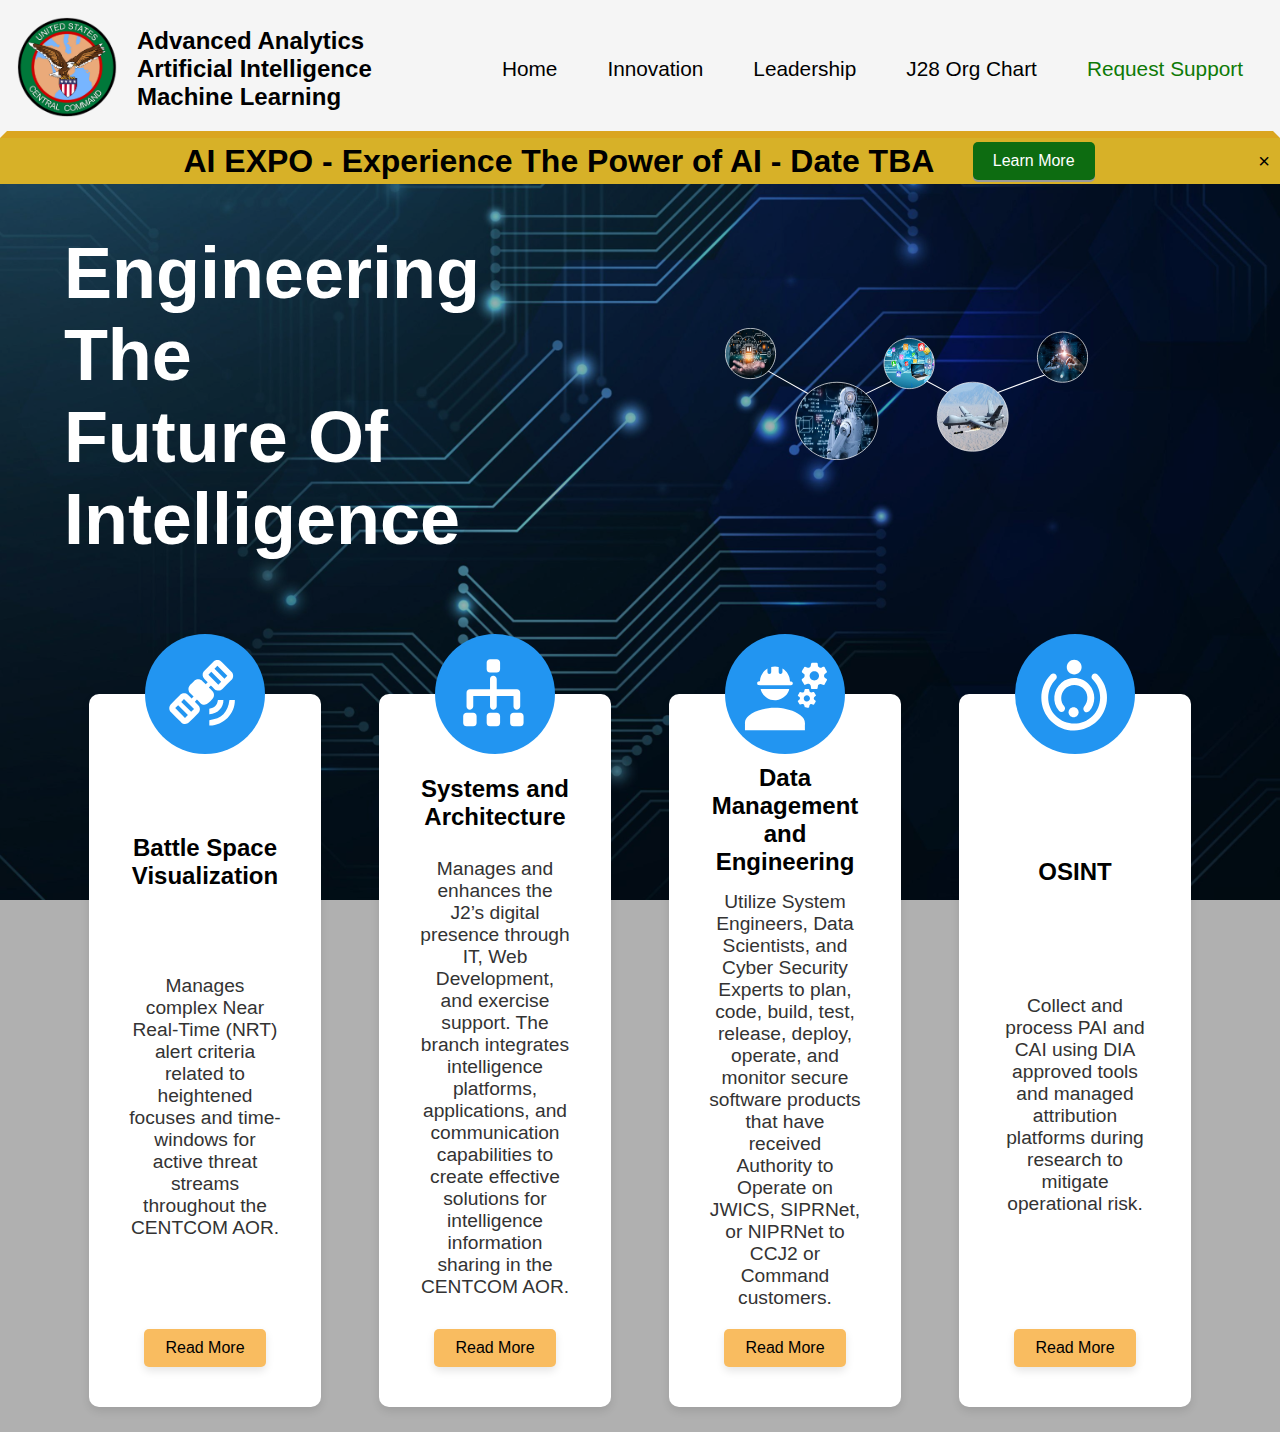
<file: index.html>
<!DOCTYPE html>
<html>

<head>
    <meta charset="utf-8">
    <meta name="viewport" content="width=device-width, initial-scale=1">
    <link rel="stylesheet" type="text/css" href="./style.css">
    <link rel="stylesheet" type="text/css" href="./Style/home.css">
    <link rel="stylesheet" type="text/css" href="./Style/announcement.css">
    <script src="/Functions/modal.js"></script>
    <title>A3IM</title>
</head>

<body>
    <div class="container">
        <header>
            <a href="./index.html">
                <img src="./Images/CENTCOMLogo.png" alt="USCENTCOM Logo" class="logo">
            </a>
            <h1>Advanced Analytics <br> Artificial Intelligence <br> Machine Learning</h1>
            <nav>
                <ul class="menu">
                    <li><a href="./index.html">Home</a></li>
                    <li><a href="./Pages/Innovation.html">Innovation</a></li>
                    <li class="dropdown">
                        <a href="#">Leadership</a>
                        <ul class="dropdown-content">
                            <li><a href="./Pages/divLeaders.html">A3IM</a></li>
                            <li><a href="./Pages/systemsLeaders.html">Systems</a></li>
                            <li><a href="./Pages/dataLeaders.html">Data Management</a></li>
                            <li><a href="./Pages/bvisLeaders.html">BVIS</a></li>
                            <li><a href="./Pages/osintLeaders.html">OSINT</a></li>
                        </ul>
                    </li>
                    <li class="dropdown">
                        <a href="./Pages/OrgChart.html">J28 Org Chart</a>
                        <ul class="dropdown-content">
                            <li><a href="./Pages/systemsBranchPage.html">Systems</a></li>
                            <li><a href="./Pages/dataBranchPage.html">Data Management</a></li>
                            <li><a href="./Pages/bvisBranchPage.html">BVIS</a></li>
                            <li><a href="./Pages/osintBranchPage.html">OSINT</a></li>
                        </ul>
                    </li>
                    <li class="adropdown-content"><a
                            href="#">Request
                            Support</a></li>
                </ul>
            </nav>
        </header>
    </div>
    <!-- Announcement Banner Start -->
    <div id="announcement-banner" class="announcement-banner">
        <p class="center">AI EXPO - Experience The Power of AI - Date TBA <button id="snapModal">Learn
                More</button></p>
        <button id="close-banner" class="close-banner">&times;</button>
    </div>
    <!-- The Modal -->
    <div id="myModal" class="modal">

        <!-- Modal content -->
        <div class="modal-content">
            <span class="close">&times;</span>
            <div class="modal-header">
                <h2>AI EXPO - Experience The Power of AI <br>Data TBA</h2>
            </div>
            <div>
                <img class="snap-modal-img" src="Images/stockImage1.png" alt="AI Microchip">
            </div>
            <div class="modal-body">
                <p>Are you excited to dive into the future of technology at the AI Expo?! From cutting-edge technology
                    innovations to inspiring talks, it is your opportunity to glimpse into the world of tomorrow. Lets
                    harness the power of AI and shape the future together!</p>
            </div>
            <!--<button class="calendarevent" id="addCalendarEvent">Add to Outlook Calendar</button>-->
        </div>

    </div>
    <!-- Announcement Banner End -->
    <div class="top">
        <div class="flex-container">
            <div class="flex-text">
                Engineering The <br> Future Of Intelligence
            </div>
            <div class="flex-svg">
                <img src="./Images/circle-logo.svg" alt="Engineering Graphics">
            </div>
        </div>
    </div>
    <div class="mid">
        <div class="services-section">
            <div class="service-card">
                <a href="./Pages/bvisBranchPage.html">
                    <div class="service-icon">
                        <img src="Images\sat-ico.svg" alt="Satellite Icon">
                    </div>
                </a>
                <div class="service-title">Battle Space Visualization</div>
                <div class="service-description">
                    Manages complex Near Real-Time (NRT) alert criteria related to heightened focuses and time-windows
                    for active threat streams throughout the CENTCOM AOR.
                </div>
                <a href="./Pages/bvisBranchPage.html" class="read-more">Read More</a>
            </div>
            <div class="service-card">
                <a href="./Pages/systemsBranchPage.html">
                    <div class="service-icon">
                        <img src="Images\root-ico.svg" alt="Root Icon">
                    </div>
                </a>
                <div class="service-title">Systems and Architecture</div>
                <div class="service-description">
                    Manages and enhances the J2’s digital presence through IT, Web Development, and exercise support.
                    The branch integrates intelligence platforms, applications, and communication capabilities to create
                    effective solutions for intelligence information sharing in the CENTCOM AOR.
                </div>
                <a href="./Pages/systemsBranchPage.html" class="read-more">Read More</a>
            </div>
            <div class="service-card">
                <a href="./Pages/dataBranchPage.html">
                    <div class="service-icon">
                        <img src="Images\engineer-ico.svg" alt="Engineer Icon">
                    </div>
                </a>
                <div class="service-title">Data Management and Engineering</div>
                <div class="service-description">
                    Utilize System Engineers, Data Scientists, and Cyber Security Experts to plan, code, build, test,
                    release, deploy, operate, and monitor secure software products that have received Authority to
                    Operate on JWICS, SIPRNet, or NIPRNet to CCJ2 or Command customers.
                </div>
                <a href="./Pages/dataBranchPage.html" class="read-more">Read More</a>
            </div>
            <div class="service-card">
                <a href="./Pages/osintBranchPage.html">
                    <div class="service-icon">
                        <img src="Images\osint-ico.svg" alt="Osint Icon">
                    </div>
                </a>
                <div class="service-title">OSINT</div>
                <div class="service-description">
                    Collect and process PAI and CAI using DIA approved tools and managed attribution platforms during
                    research to mitigate operational risk.
                </div>
                <a href="./Pages/osintBranchPage.html" class="read-more">Read More</a>
            </div>
        </div>
    </div>
    <!--<div class="bottom">Bottom</div>-->
    <!--<div class="footer">
        <div class="footer-container">
            <div class="footer-column">
                <h3>Programs</h3>
                <ul>
                    <li><a href="#">Program 1</a></li>
                    <li><a href="#">Program 2</a></li>
                    <li><a href="#">Program 3</a></li>
                </ul>
            </div>
            <div class="footer-column">
                <h3>Resources</h3>
                <ul>
                    <li><a href="#">Resource 1</a></li>
                    <li><a href="#">Resource 2</a></li>
                    <li><a href="#">Resource 3</a></li>
                </ul>
            </div>
            <div class="footer-column">
                <h3>Updates</h3>
                <ul>
                    <li><a href="#">Update 1</a></li>
                    <li><a href="#">Update 2</a></li>
                    <li><a href="#">Update 3</a></li>
                </ul>
            </div>
            <div class="footer-column">
                <h3>Contact</h3>
                <ul>
                    <li><a href="#">Contact 1</a></li>
                    <li><a href="#">Contact 2</a></li>
                    <li><a href="#">Contact 3</a></li>
                </ul>
            </div>
        </div>
        </footer>-->
    <script>
        document.getElementById('close-banner').onclick = function () {
            document.getElementById('announcement-banner').style.display = 'none';
        };

        // Get the modal
        var modal = document.getElementById("myModal");

        // Get the button that opens the modal
        var btn = document.getElementById("snapModal");

        // Get the <span> element that closes the modal
        var span = document.getElementsByClassName("close")[0];

        // When the user clicks the button, open the modal 
        btn.onclick = function () {
            modal.style.display = "block";
        }

        // When the user clicks on <span> (x), close the modal
        span.onclick = function () {
            modal.style.display = "none";
        }

        // When the user clicks anywhere outside of the modal, close it
        window.onclick = function (event) {
            if (event.target == modal) {
                modal.style.display = "none";
            }
        }

        document.getElementById('addCalendarEvent').addEventListener('click', function () {
            var event = [
                'BEGIN:VCALENDAR',
                'VERSION:2.0',
                'BEGIN:VEVENT',
                'URL:' + document.URL,
                'DTSTART:20231117T200000Z', // Start time of the event in YYYYMMDDTHHMMSSZ format in UTC
                'DTEND:20231117T220000Z', // End time of the event in YYYYMMDDTHHMMSSZ format in UTC
                'SUMMARY:AI EXPO - Experience The Power of AI', // Event title
                'DESCRIPTION:Join us for an engaging session on AI.', // Event description
                'LOCATION:Venue Address', // Event location
                'END:VEVENT',
                'END:VCALENDAR'
            ].join('\n');

            // Create a blob with the data
            var blob = new Blob([event], { type: 'text/calendar;charset=utf-8' });

            // Create a link element, use it to download the blob, and then remove it
            var link = document.createElement('a');
            link.href = window.URL.createObjectURL(blob);
            link.setAttribute('download', 'ai_expo_event.ics');
            document.body.appendChild(link);
            link.click();
            document.body.removeChild(link);
        });

    </script>
</body>

</html>
</file>
<file: style.css>
* {
    box-sizing: border-box;
    margin: 0;
    padding: 0;
}

body,
html {
    height: 100%;
    font-family: sans-serif;
}

body {
    background-image: url('./Images/HomeBackground.jpg');
    background-size: cover;
    background-position: center;
    background-repeat: no-repeat;
    background-attachment: fixed;
    background-color: rgba(0, 0, 0, 0.311); 
    background-blend-mode: overlay; 
}

.container {
    display: flex;
    flex-direction: column;
    justify-content: space-between;
}

/* Header Section */
header {
    background-color: #f5f5f5;
    color: rgb(0, 0, 0);
    text-align: center;
    padding: 10px 0;
    display: flex;
    justify-content: space-between;
    align-items: center;
    border-bottom: goldenrod;
    border-top: transparent;
    border-left: transparent;
    border-right: transparent;
    border-style: solid;
    border-width: 7px;
}

header img.logo {
    max-width: 100px;
    height: auto;
    margin-left: 10px;
}

header h1 {
    flex-grow: 1;
    font-size: 1.5rem;
    text-align: left;
    margin-left: 20px;
}

/* Nav Menu */
.menu {
    list-style: none;
    padding: 5;
    display: flex;
    gap: 50px;
    margin-right: 30px;
}

.menu a {
    text-decoration: none;
    color: rgb(0, 0, 0);
    font-size: 1.3rem;
    font-weight: 400;
    position: relative;
    display: inline-block;
    text-decoration: none;
}

.menu a:hover::after {
    content: '';
    position: absolute;
    text-decoration: none;
    width: 100%;
    height: 2px;
    background-color: lightblue;
    bottom: -5px;
    left: 0;
}

.dropdown {
    position: relative;
    display: inline-block;
}

.dropdown-content {
    display: none;
    position: absolute;
    z-index: 2;
    left: 0;
    top: 25px;
    background-color: #faf8f8ec;
    border-radius: 5%;
    text-decoration: none;
    text-decoration: transparent;
    min-width: 160px;
    box-shadow: 0px 8px 16px 0px rgba(0, 0, 0, 0.2);
    padding: 1px 1px;
    overflow: hidden;
}

.dropdown-content a {
    color: black;
    padding: 12px 16px;
    text-decoration: none;
    display: block;
    font-size: 1.3rem;
    width: 100%;
    background: none;
    text-align: center;
    border-radius: 5px;
    padding: 12px 16px;
}

.adropdown-content a {
    color: rgb(14, 122, 6);
}

.dropdown-content a:hover {
    background-color: #00506d;
    color: white;
    border-radius: 5%;
    text-decoration: none;
}

.dropdown:hover .dropdown-content {
    display: block;
    text-decoration: none;
}


/* Body Section 

See Page CSS

*/



/* Footer Section */
.footer {
    background-color: #f5f5f5;
    color: rgb(0, 0, 0);
    text-align: center;
    padding: 5px 0;
    border-bottom: transparent;
    border-top: goldenrod;
    border-left: transparent;
    border-right: transparent;
    border-style: solid;
    border-width: 7px;
}

.footer-container {
    display: flex;
    justify-content: space-around;
    align-items: flex-start;
    max-width: 1200px;
    margin: 0 auto;
    position: relative;
    margin-top: 1vh;
}

.footer-column {
    display: flex;
    flex-direction: column;
}

.footer-column h3 {
    margin-bottom: 10px;
    font-size: 1.3rem;
}

.footer-column ul {
    list-style: none;
    padding: 0;
    margin: 0;
}

.footer-column ul li a {
    color: #010101;
    text-decoration: none;
    font-size: 1rem;
    line-height: 2;
    padding: 5px;
}

.footer-column ul li a:hover {
    color: #00bae3;
    text-decoration-thickness: bold;
    transform: scale(1.5);
}

/* Reactive */
@media (max-width: 600px) {
    header h1 {
        font-size: smaller;
    }

    nav ul {
        flex-direction: column;
        align-items: flex-end;
    }

    nav ul li {
        padding: 5px 10px;
    }

    .footer-container {
        flex-direction: column;
        align-items: center;
    }

    .footer-image {
        position: static;
        margin-bottom: 20px;
    }

    .footer-image img {
        height: auto;
    }
}

/*Utility*/
.center{
    display: flex;
    justify-content: center;
    align-items: center;
}

.colcenter{
    display: flex;
    flex-direction: column;
    justify-content: center;
}

.gmargin{
    margin-left: 20%;
    margin-right: 20%
}

.tmargin{
    margin-left: 23%;
    margin-right: 23%
}

.wmargin{
    margin-left: 10%;
    margin-right: 10%
}

/*Typography*/
.h1 {
    font-size: 2.5em;
    font-weight: bold;
}

.h2 {
    font-size: 2em;
    font-weight: bold;
}

.p {
    font-size: 1.1em;
    font-weight: 300;
}

.font-pri{
    color: whitesmoke;
}

.font-alt{
    color: #dff4f3;
}

.font-tir{
    color: whitesmoke;
}

/*Alignment*/
.mar-s{
    margin: 2vh;
}

.mar-m{
    margin-bottom: 5vh;
}

.ta-l{
    display: flex;
    justify-content: flex-start;
    margin: 0.2em;
}

.pad-l-s{
    padding-left: 35px;
}

.no-wrap{
    flex-wrap: nowrap;
}
</file>
<file: Style/home.css>
/*Top Container START*/
.flex-container {
    display: flex;
    align-items: center;
    justify-content: space-between;
    padding: 10px;
    padding-right: 15%;
    padding-top: 3rem;
    padding-bottom: 5%;
}

.flex-text {
    flex-grow: 1;
    margin-right: 15%;
    color: white;
    font-size: 4.5rem;
    font-weight: bold;
    text-align: left;
    padding-left: 5%;
}

.flex-svg {
    flex-basis: 50%;
    text-align: right;
}

.flex-svg img {
    max-width: 100%;
    height: auto;
}
/*Top Container END*/
/*Middle Container START*/
.services-section {
    display: flex;
    justify-content: space-around;
    flex-wrap: wrap;
    padding: 15px;
    text-align: center;
    margin: 5vh;
}

.service-card {
    display: flex;
    flex-direction: column;
    justify-content: space-between;
    align-items: center;
    background: white;
    border-radius: 10px;
    width: 20%;
    padding: 40px;
    padding-top: 70px;
    box-shadow: 0 4px 8px rgba(0, 0, 0, 0.1);
    margin: 10px;
    position: relative;
    max-height: auto;
}

.service-icon {
    background: #2295F1;
    border-radius: 50%;
    width: 120px;
    height: 120px;
    margin: 0 auto;
    position: absolute;
    top: -60px;
    left: 50%;
    transform: translateX(-50%);
    display: flex;
    justify-content: center;
    align-items: center;
    overflow: hidden;
}


.service-icon img {
    max-width: 80%;
    max-height: 80%;
    display: block;
    margin: auto;
    filter: invert(100%);
}

.service-title {
    font-size: 1.5em;
    font-weight: bold;
    color: #000;
    margin-bottom: 15px;
}

.service-description {
    font-size: 1.2rem;
    color: #333;
    margin-bottom: 20px;
}

.read-more {
    background: #f9bc60;
    align-items: center;
    color: #000;
    text-decoration: none;
    padding: 10px 20px;
    border-radius: 5px;
    width: 80%;
    display: inline-block;
    cursor: pointer;
    box-shadow: 0 4px 8px rgba(0, 0, 0, 0.1);
    transition: box-shadow 0.3s ease, transform 0.2s ease;
}

.read-more:hover {
    background-color: #bb7307;
    color: #fff;
    box-shadow: 0 6px 12px rgba(0, 0, 0, 0.2);
    transform: translateY(-2px);
}
/*Middle Container END*/
</file>
<file: Style/announcement.css>
.announcement-banner {
    background-color: #d7b128;
    color: black;
    text-align: center;
    align-items: center;
    font-size: 32px;
    font-weight: bold;
    position: relative;
    z-index: 1;
    /* For positioning the close button */
}

.close-banner {
    position: absolute;
    /* Position the close button */
    right: 10px;
    /* Right align the close button */
    top: 50%;
    transform: translateY(-50%);
    border: none;
    /* No border */
    background: none;
    /* No background */
    font-size: 20px;
    /* Larger close button */
    cursor: pointer;
    /* Pointer cursor on hover */
}

.modal {
    display: none;
    /* Hidden by default */
    position: fixed;
    /* Stay in place */
    z-index: 1;
    /* Sit on top */
    left: 0;
    top: 0;
    width: 100%;
    /* Full width */
    height: 100%;
    /* Full height */
    overflow: auto;
    /* Enable scroll if needed */
    background-color: rgb(0, 0, 0);
    /* Fallback color */
    background-color: rgba(0, 0, 0, 0.612);
    /* Black w/ opacity */
}

/* Modal Content */
.modal-content {
    position: relative;
    background-image: url('../Images/HomeBackground.jpg');
    /* The image you want to use */
    background-size: cover;
    background-color: rgb(23, 23, 23);
    /* Cover the entire size of the modal */
    background-position: center;
    /* Center the image */
    margin: 10% auto;
    /* 10% from the top and centered */
    padding: 20px;
    border: 1px solid #888;
    width: 50%;
    /* Could be more or less, depending on screen size */
    color: white;
    /* Text color */
    display: flex;
    /* Use flexbox to center children */
    flex-direction: column;
    /* Stack children vertically */
    justify-content: center;
    /* Center children vertically */
    align-items: center;
    /* Center children horizontally */
    text-align: center;
    /* Center text inside children */
}

/* Modal Header */
.modal-header {
    width: 100%;
}

/* Modal Header */
.modal-header h2 {
    font-size: 64px;
    /* margin: 0; */

}

/* Modal Body */
.modal-body {
    width: 100%;
    /* Take full width to center the text inside it */
    /* ... existing styles ... */
    display: flex;
    /* Use flexbox if you want to center multi-line paragraphs */
    justify-content: center;
    font-size: 32px;
    /* Center horizontally in the flex container */
    align-items: center;
    /* Center vertically in the flex container */
}

.snap-modal-img {
    max-height: 400px;
    border-radius: 5px;
    box-shadow: 0 0 8px 3px rgba(255, 255, 255, 0.8);
    margin: 10px;
}

.modal-body p {
    /* ... existing styles ... */
    /* Add if you have multiple paragraphs and want to center them */
    width: 100%;
    /* Full width for proper alignment */
}

/* The Close Button */
.close {
    color: #aaa;
    float: right;
    font-size: 28px;
    font-weight: bold;
}

.close:hover,
.close:focus {
    color: black;
    text-decoration: none;
    cursor: pointer;
}

.modal-text h2,
.modal-text p {
    margin: 0;
}

#snapModal {
    background-color: #0d6c11;
    /* Green background */
    align-items: center;
    border: none;
    /* No border */
    color: white;
    /* White text */
    padding: 10px 20px;
    /* Top and bottom padding, Left and right padding */
    text-align: center;
    /* Centered text */
    text-decoration: none;
    /* No underline */
    display: inline-block;
    /* Allows setting the width and height */
    font-size: 16px;
    /* Size of the text */
    margin: 4px 2px;
    /* Margin around the button */
    margin-left: 3%;
    cursor: pointer;
    /* Cursor appears as a pointer on hover */
    border-radius: 5px;
    /* Rounded corners */
    box-shadow: 0 2px #999;
    /* Box shadow effect for depth */
}

#snapModal:hover {
    background-color: #45a049;
    /* Slightly darker green on hover */
    box-shadow: 0 2px #666;
    /* Slightly raised effect on hover */
    transform: translateY(-2px);
    /* Moves the button up 2 pixels on hover */
}

#snapModal:active {
    background-color: #3e8e41;
    /* Even darker green when the button is clicked */
    box-shadow: 0 1px #666;
    /* Almost flat effect when clicked */
    transform: translateY(1px);
    /* Button moves down 1 pixel when clicked */
}

.calendarevent {
    background: #f9bc60;
    align-items: center;
    color: #000;
    text-decoration: none;
    padding: 10px 20px;
    border-radius: 5px;
    width: 20%;
    margin: 1vh;
    display: inline-block;
    cursor: pointer;
    box-shadow: 0 4px 8px rgba(0, 0, 0, 0.1);
    transition: box-shadow 0.3s ease, transform 0.2s ease;
}

.calendarevent:hover {
    background-color: #bb7307;
    color: #fff;
    box-shadow: 0 6px 12px rgba(0, 0, 0, 0.2);
    transform: translateY(-2px);
}
</file>
